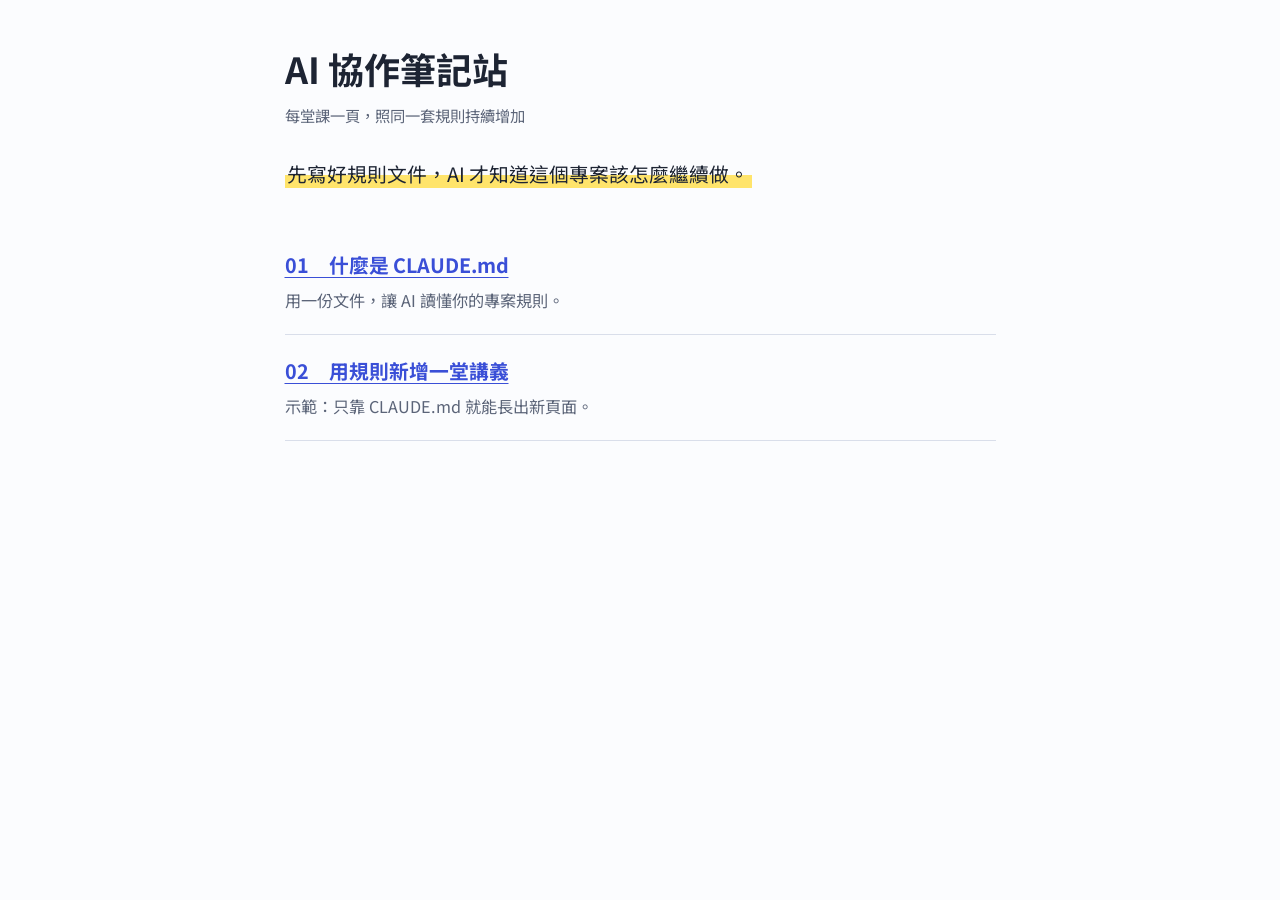
<file: index.html>
<!DOCTYPE html>
<html lang="zh-Hant">
<head>
<meta charset="utf-8">
<meta name="viewport" content="width=device-width, initial-scale=1">
<link rel="preconnect" href="https://fonts.googleapis.com">
<link href="https://fonts.googleapis.com/css2?family=Noto+Sans+TC:wght@400;700&display=swap" rel="stylesheet">
<title>AI 協作筆記站</title>
<link rel="stylesheet" href="assets/style.css">
</head>
<body>
<main class="page">
<h1>AI 協作筆記站</h1>
<p class="meta">每堂課一頁，照同一套規則持續增加</p>
<p><span class="summary">先寫好規則文件，AI 才知道這個專案該怎麼繼續做。</span></p>
<ol class="lesson-list">
<li><a href="lessons/01-claude-md.html">01　什麼是 CLAUDE.md</a><p>用一份文件，讓 AI 讀懂你的專案規則。</p></li>
<li><a href="lessons/02-add-a-lesson.html">02　用規則新增一堂講義</a><p>示範：只靠 CLAUDE.md 就能長出新頁面。</p></li>
</ol>
</main>
</body>
</html>
</file>
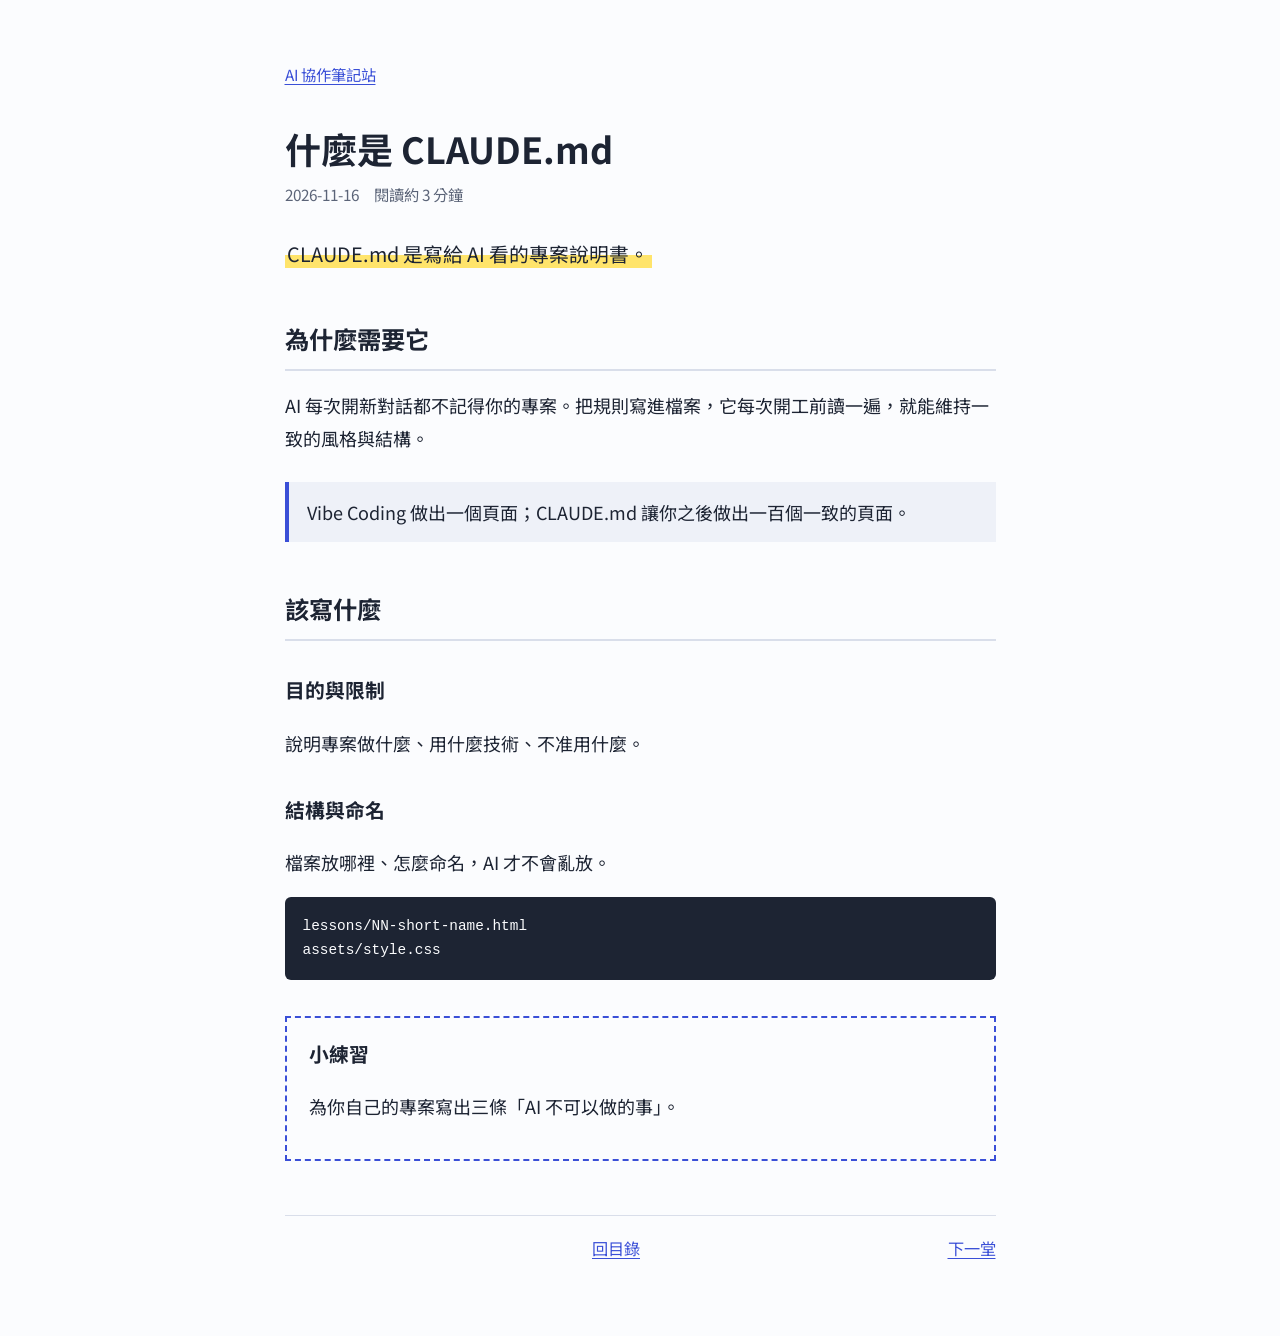
<file: 01-claude-md.html>
<!DOCTYPE html>
<html lang="zh-Hant">
<head>
<meta charset="utf-8">
<meta name="viewport" content="width=device-width, initial-scale=1">
<link rel="preconnect" href="https://fonts.googleapis.com">
<link href="https://fonts.googleapis.com/css2?family=Noto+Sans+TC:wght@400;700&display=swap" rel="stylesheet">
<title>什麼是 CLAUDE.md | AI 協作筆記站</title>
<link rel="stylesheet" href="../assets/style.css">
</head>
<body>
<main class="page">
<p class="site-name"><a href="../index.html">AI 協作筆記站</a></p>
<h1>什麼是 CLAUDE.md</h1>
<p class="meta">2026-11-16　閱讀約 3 分鐘</p>
<p><span class="summary">CLAUDE.md 是寫給 AI 看的專案說明書。</span></p>

<h2>為什麼需要它</h2>
<p>AI 每次開新對話都不記得你的專案。把規則寫進檔案，它每次開工前讀一遍，就能維持一致的風格與結構。</p>
<div class="key"><p>Vibe Coding 做出一個頁面；CLAUDE.md 讓你之後做出一百個一致的頁面。</p></div>

<h2>該寫什麼</h2>
<h3>目的與限制</h3>
<p>說明專案做什麼、用什麼技術、不准用什麼。</p>
<h3>結構與命名</h3>
<p>檔案放哪裡、怎麼命名，AI 才不會亂放。</p>
<pre><code>lessons/NN-short-name.html
assets/style.css</code></pre>

<div class="exercise"><h3>小練習</h3><p>為你自己的專案寫出三條「AI 不可以做的事」。</p></div>

<nav class="pager"><span></span><a href="../index.html">回目錄</a><a href="02-add-a-lesson.html">下一堂</a></nav>
</main>
</body>
</html>
</file>
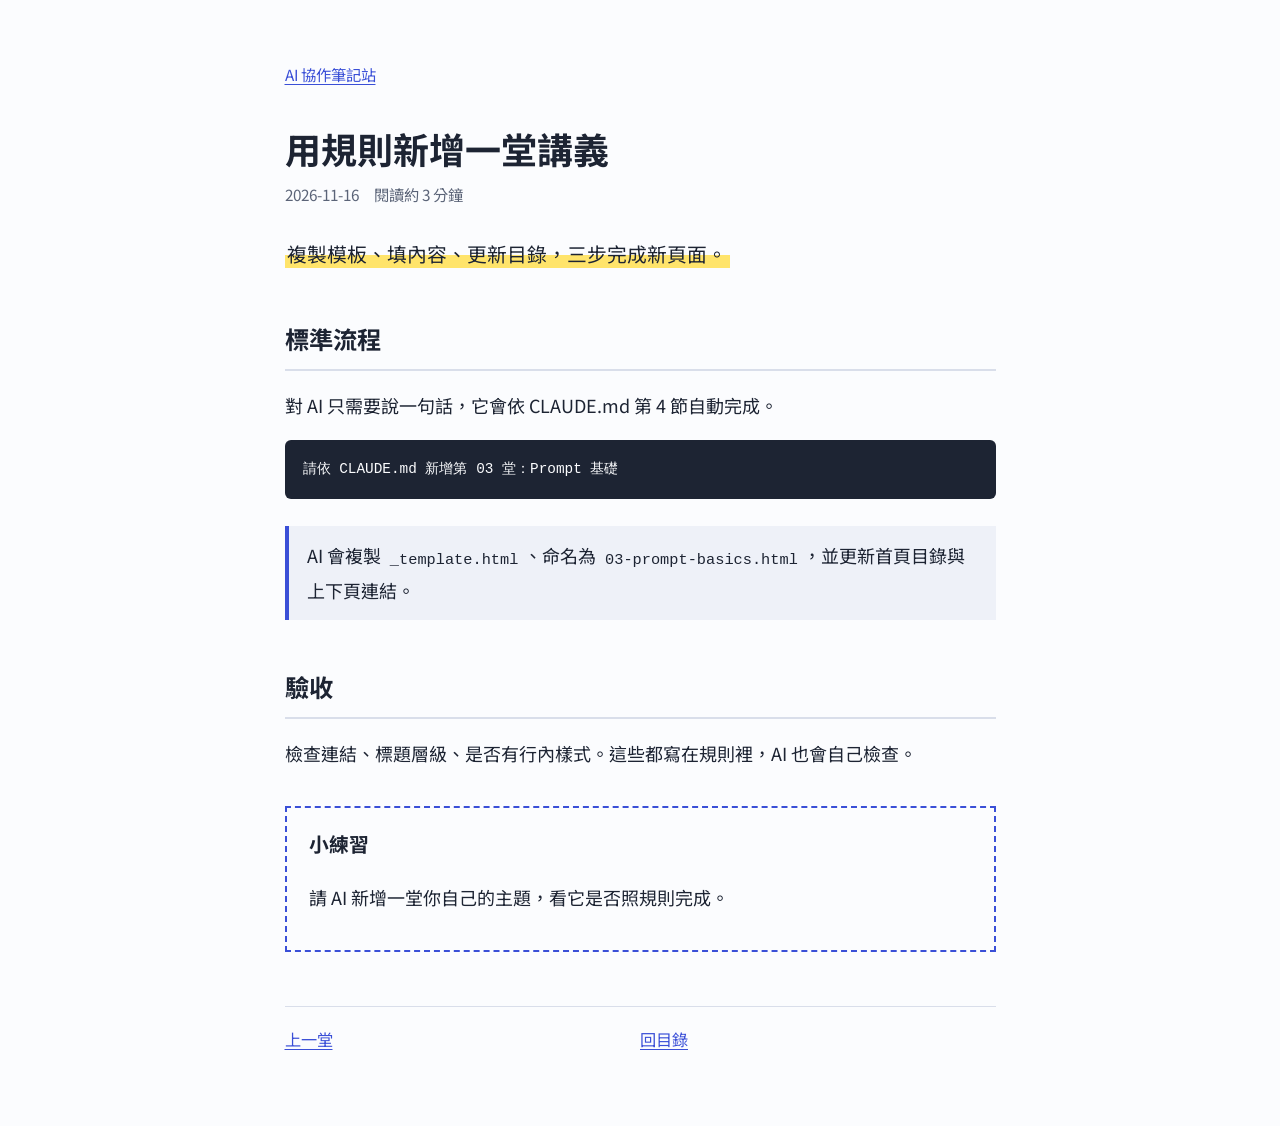
<file: 02-add-a-lesson.html>
<!DOCTYPE html>
<html lang="zh-Hant">
<head>
<meta charset="utf-8">
<meta name="viewport" content="width=device-width, initial-scale=1">
<link rel="preconnect" href="https://fonts.googleapis.com">
<link href="https://fonts.googleapis.com/css2?family=Noto+Sans+TC:wght@400;700&display=swap" rel="stylesheet">
<title>用規則新增一堂講義 | AI 協作筆記站</title>
<link rel="stylesheet" href="../assets/style.css">
</head>
<body>
<main class="page">
<p class="site-name"><a href="../index.html">AI 協作筆記站</a></p>
<h1>用規則新增一堂講義</h1>
<p class="meta">2026-11-16　閱讀約 3 分鐘</p>
<p><span class="summary">複製模板、填內容、更新目錄，三步完成新頁面。</span></p>

<h2>標準流程</h2>
<p>對 AI 只需要說一句話，它會依 CLAUDE.md 第 4 節自動完成。</p>
<pre><code>請依 CLAUDE.md 新增第 03 堂：Prompt 基礎</code></pre>
<div class="key"><p>AI 會複製 <code>_template.html</code>、命名為 <code>03-prompt-basics.html</code>，並更新首頁目錄與上下頁連結。</p></div>

<h2>驗收</h2>
<p>檢查連結、標題層級、是否有行內樣式。這些都寫在規則裡，AI 也會自己檢查。</p>

<div class="exercise"><h3>小練習</h3><p>請 AI 新增一堂你自己的主題，看它是否照規則完成。</p></div>

<nav class="pager"><a href="01-claude-md.html">上一堂</a><a href="../index.html">回目錄</a><span></span></nav>
</main>
</body>
</html>
</file>
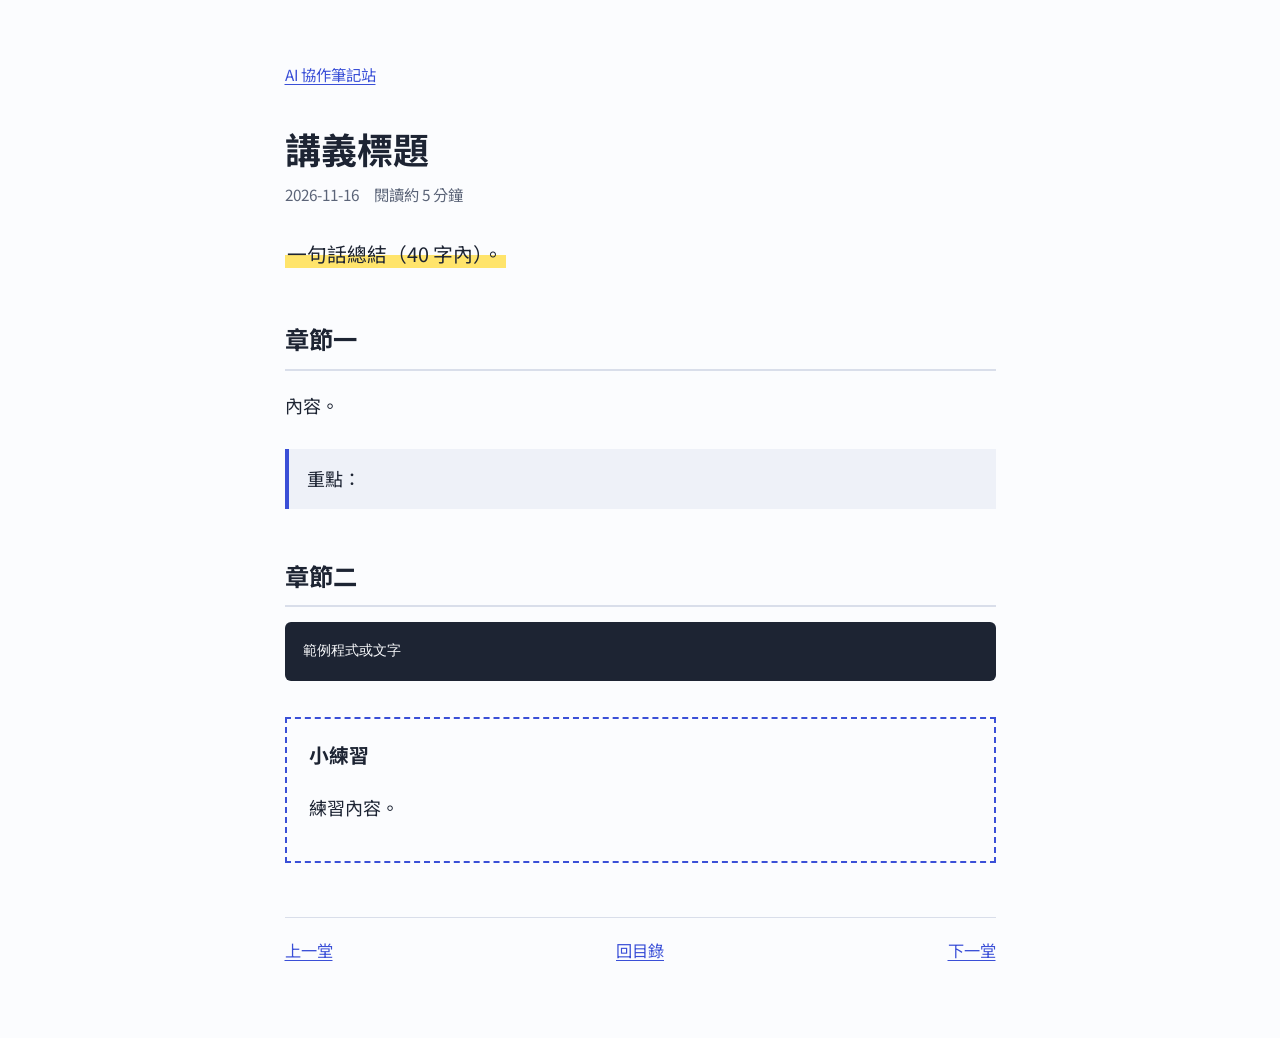
<file: _template.html>
<!DOCTYPE html>
<html lang="zh-Hant">
<head>
<meta charset="utf-8">
<meta name="viewport" content="width=device-width, initial-scale=1">
<link rel="preconnect" href="https://fonts.googleapis.com">
<link href="https://fonts.googleapis.com/css2?family=Noto+Sans+TC:wght@400;700&display=swap" rel="stylesheet">
<title>講義標題 | AI 協作筆記站</title>
<link rel="stylesheet" href="../assets/style.css">
</head>
<body>
<main class="page">
<p class="site-name"><a href="../index.html">AI 協作筆記站</a></p>
<h1>講義標題</h1>
<p class="meta">2026-11-16　閱讀約 5 分鐘</p>
<p><span class="summary">一句話總結（40 字內）。</span></p>

<h2>章節一</h2>
<p>內容。</p>
<div class="key"><p>重點：</p></div>

<h2>章節二</h2>
<pre><code>範例程式或文字</code></pre>

<div class="exercise"><h3>小練習</h3><p>練習內容。</p></div>

<nav class="pager"><a href="NN-上一堂.html">上一堂</a><a href="../index.html">回目錄</a><a href="NN-下一堂.html">下一堂</a></nav>
</main>
</body>
</html>
</file>
<file: assets/style.css>
:root{--ink:#1d2433;--paper:#fbfcfe;--accent:#3a4fd7;--mark:#ffe46b;--line:#d9deea;--soft:#eef1f8}
*{box-sizing:border-box}
html{font-size:18px}
body{margin:0;background:var(--paper);color:var(--ink);font-family:"Noto Sans TC",system-ui,-apple-system,"PingFang TC","Microsoft JhengHei",sans-serif;line-height:1.85}
.page{max-width:42rem;margin:0 auto;padding:2.5rem 1.25rem 4rem}
a{color:var(--accent);text-underline-offset:.2em}
a:focus-visible{outline:3px solid var(--accent);outline-offset:3px}
h1{font-size:2rem;line-height:1.3;margin:0 0 .5rem}
h2{font-size:1.35rem;margin:2.5rem 0 .75rem;padding-bottom:.35rem;border-bottom:2px solid var(--line)}
h3{font-size:1.1rem;margin:1.75rem 0 .5rem}
.meta{color:#5b6478;font-size:.85rem;margin:0 0 1.5rem}
.summary{font-size:1.1rem;background:linear-gradient(transparent 55%,var(--mark) 55%);padding:0 .15em}
.key{border-left:4px solid var(--accent);background:var(--soft);padding:.75rem 1rem;margin:1.5rem 0}
.key p{margin:0}
pre{background:var(--ink);color:var(--paper);padding:1rem;border-radius:6px;overflow-x:auto;font-size:.8rem;line-height:1.6}
code{font-family:ui-monospace,Menlo,Consolas,monospace}
p code{background:var(--soft);padding:.1em .35em;border-radius:3px;font-size:.85em}
.exercise{border:2px dashed var(--accent);padding:1rem 1.25rem;margin:2rem 0}
.exercise h3{margin-top:0}
.lesson-list{padding-left:0;list-style:none;margin:2rem 0}
.lesson-list li{padding:1rem 0;border-bottom:1px solid var(--line)}
.lesson-list a{font-weight:700;font-size:1.1rem}
.lesson-list p{margin:.15rem 0 0;color:#5b6478;font-size:.9rem}
.pager{display:flex;justify-content:space-between;gap:1rem;margin-top:3rem;padding-top:1rem;border-top:1px solid var(--line);font-size:.9rem}
.site-name{font-size:.85rem;margin-bottom:2rem}
</file>
